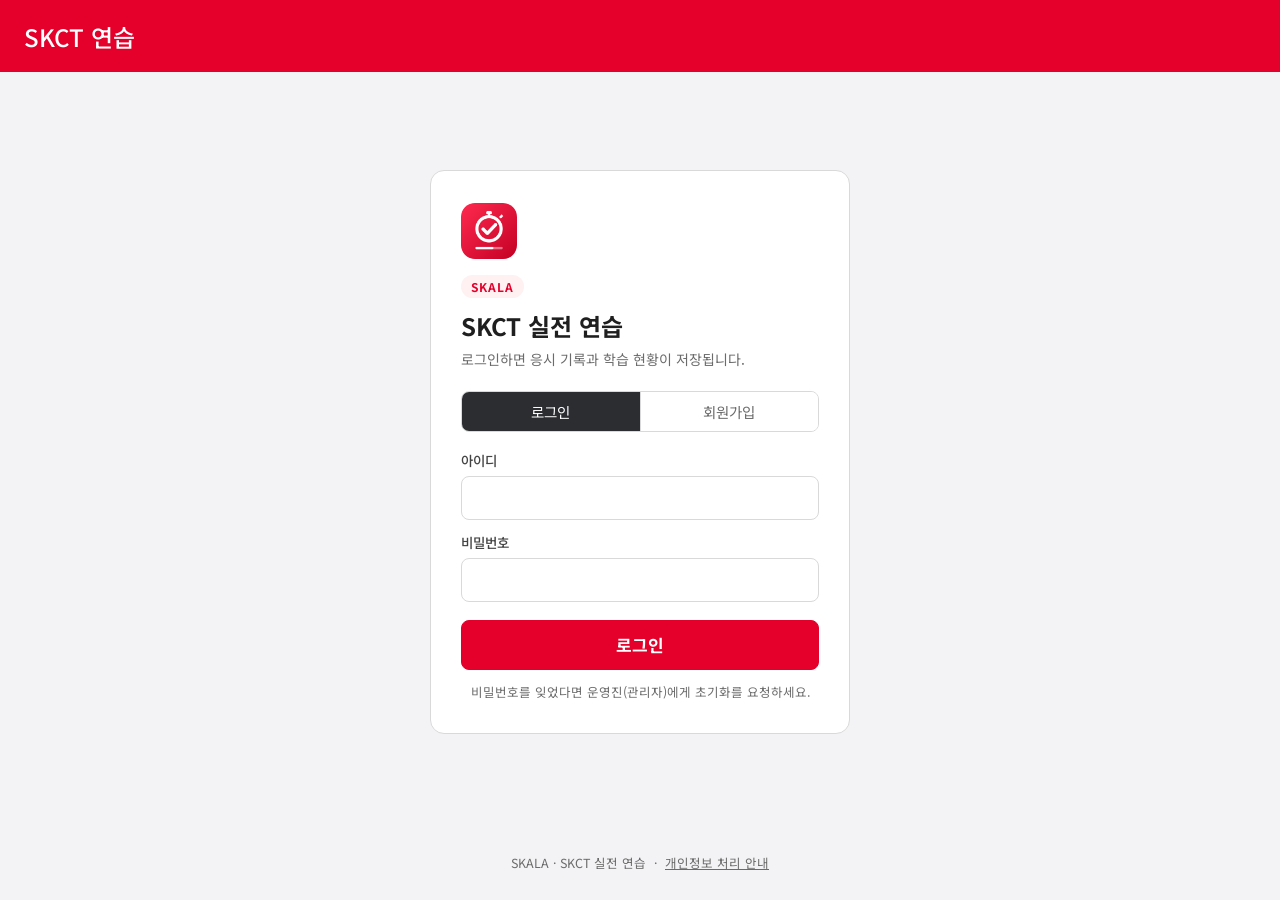
<file: index.html>
<!doctype html>
<html lang="ko">
<head>
  <meta charset="utf-8">
  <meta name="viewport" content="width=device-width, initial-scale=1">
  <title>SKCT 실전 연습 · SKALA</title>
  <meta name="description" content="SKCT 온라인 시험과 같은 화면에서 시간을 재며 연습하고, 영역별 정답률·취약 영역 등 학습 현황을 확인하는 SKALA 연습 사이트">
  <meta name="theme-color" content="#e4002b">
  <meta property="og:type" content="website">
  <meta property="og:title" content="SKCT 실전 연습 · SKALA">
  <meta property="og:description" content="실제 SKCT와 같은 화면에서 시간 재며 연습하고, 내 학습 현황을 확인하세요.">
  <meta property="og:url" content="https://jinsu1011.github.io/skct-practice/">
  <meta property="og:image" content="https://jinsu1011.github.io/skct-practice/assets/og-image.png">
  <meta property="og:image:width" content="1200">
  <meta property="og:image:height" content="630">
  <meta name="twitter:card" content="summary_large_image">
  <link rel="icon" type="image/png" sizes="32x32" href="assets/favicon-32.png">
  <link rel="icon" type="image/png" sizes="192x192" href="assets/icon-192.png">
  <link rel="apple-touch-icon" href="assets/apple-touch-icon.png">
  <link rel="manifest" href="manifest.webmanifest">
  <link rel="preconnect" href="https://rmbpkqqthhxrmjarftsg.supabase.co">
  <link rel="preconnect" href="https://fonts.googleapis.com">
  <link rel="preconnect" href="https://fonts.gstatic.com" crossorigin>
  <link href="https://fonts.googleapis.com/css2?family=Noto+Sans+KR:wght@400;500;700&display=swap" rel="stylesheet">
  <link rel="stylesheet" href="css/style.css?v=15">
</head>
<body>

  <!-- 불러오는 중 -->
  <section id="screen-loading" class="screen active">
    <header class="topbar">
      <div class="tb-left">SKCT 연습</div>
      <div class="tb-center"></div>
      <div class="tb-right"></div>
    </header>
    <main class="loading"><span class="spinner"></span>불러오는 중…</main>
  </section>

  <!-- 로그인 / 회원가입 -->
  <section id="screen-login" class="screen">
    <header class="topbar">
      <div class="tb-left">SKCT 연습</div>
      <div class="tb-center"></div>
      <div class="tb-right"></div>
    </header>
    <main class="auth">
      <div class="auth-card">
        <img class="auth-logo" src="assets/icon-192.png" alt="" width="56" height="56">
        <span class="auth-badge">SKALA</span>
        <h1>SKCT 실전 연습</h1>
        <p class="muted">로그인하면 응시 기록과 학습 현황이 저장됩니다.</p>
        <div id="slack-box" hidden>
          <a class="btn slack-btn" id="btn-slack" href="#">
            <svg viewBox="0 0 24 24" width="18" height="18" aria-hidden="true"><path fill="#E01E5A" d="M5.04 15.17a2.52 2.52 0 1 1-2.52-2.52h2.52zm1.27 0a2.52 2.52 0 0 1 5.04 0v6.31a2.52 2.52 0 1 1-5.04 0z"/><path fill="#36C5F0" d="M8.83 5.04a2.52 2.52 0 1 1 2.52-2.52v2.52zm0 1.27a2.52 2.52 0 0 1 0 5.04H2.52a2.52 2.52 0 0 1 0-5.04z"/><path fill="#2EB67D" d="M18.96 8.83a2.52 2.52 0 1 1 2.52 2.52h-2.52zm-1.27 0a2.52 2.52 0 0 1-5.04 0V2.52a2.52 2.52 0 1 1 5.04 0z"/><path fill="#ECB22E" d="M15.17 18.96a2.52 2.52 0 1 1-2.52 2.52v-2.52zm0-1.27a2.52 2.52 0 0 1 0-5.04h6.31a2.52 2.52 0 1 1 0 5.04z"/></svg>
            Slack으로 로그인
          </a>
          <div class="or"><span>또는 아이디로</span></div>
        </div>
        <form id="form-slack" class="auth-form" novalidate hidden>
          <p class="slack-welcome">Slack 계정으로 처음 오셨네요. 캠퍼스·반·이름을 확인해 주세요.</p>
          <div class="row2">
            <label>캠퍼스
              <select name="campus" required>
                <option value="">선택</option><option>광주</option><option>울산</option><option>판교</option>
              </select>
            </label>
            <label>반
              <select name="classNo" required>
                <option value="">선택</option>
                <option value="1">1반</option><option value="2">2반</option><option value="3">3반</option>
                <option value="4">4반</option><option value="5">5반</option><option value="6">6반</option>
                <option value="7">7반</option><option value="8">8반</option><option value="9">9반</option>
                <option value="10">10반</option>
              </select>
            </label>
          </div>
          <label>이름<input name="name" maxlength="20" autocomplete="name" required></label>
          <label class="agree"><input type="checkbox" name="agree"> <span>개인정보 수집·이용에 동의합니다. <button type="button" class="link js-privacy">내용 보기</button></span></label>
          <p class="form-err" hidden></p>
          <button class="btn primary lg" type="submit">가입하고 시작하기</button>
          <button class="btn" type="button" id="btn-slack-cancel">취소</button>
        </form>
        <div class="seg auth-tabs" id="auth-tabs">
          <button type="button" data-tab="login" class="on">로그인</button>
          <button type="button" data-tab="signup">회원가입</button>
        </div>
        <form id="form-login" class="auth-form" novalidate>
          <label>아이디<input name="username" autocomplete="username" autocapitalize="none" required></label>
          <label>비밀번호<input name="password" type="password" autocomplete="current-password" required></label>
          <p class="form-err" hidden></p>
          <button class="btn primary lg" type="submit">로그인</button>
          <p class="form-hint">비밀번호를 잊었다면 운영진(관리자)에게 초기화를 요청하세요.</p>
        </form>
        <form id="form-signup" class="auth-form" novalidate hidden>
          <div class="row2">
            <label>캠퍼스
              <select name="campus" required>
                <option value="">선택</option><option>광주</option><option>울산</option><option>판교</option>
              </select>
            </label>
            <label>반
              <select name="classNo" required>
                <option value="">선택</option>
                <option value="1">1반</option><option value="2">2반</option><option value="3">3반</option>
                <option value="4">4반</option><option value="5">5반</option><option value="6">6반</option>
                <option value="7">7반</option><option value="8">8반</option><option value="9">9반</option>
                <option value="10">10반</option>
              </select>
            </label>
          </div>
          <label>이름<input name="name" maxlength="20" autocomplete="name" required></label>
          <label>아이디<input name="username" autocomplete="username" autocapitalize="none" maxlength="20" placeholder="영문 소문자·숫자·_ 4~20자" required></label>
          <label>비밀번호<input name="password" type="password" autocomplete="new-password" placeholder="6자 이상" required></label>
          <label>비밀번호 확인<input name="password2" type="password" autocomplete="new-password" required></label>
          <label id="signup-code-row" hidden>가입 코드<input name="code" autocomplete="off" placeholder="운영진에게 받은 코드"></label>
          <label class="agree"><input type="checkbox" name="agree"> <span>개인정보 수집·이용에 동의합니다. <button type="button" class="link js-privacy">내용 보기</button></span></label>
          <p class="form-err" hidden></p>
          <button class="btn primary lg" type="submit">가입하고 시작하기</button>
        </form>
      </div>
    </main>
    <footer class="site-foot">SKALA · SKCT 실전 연습 <span>·</span> <button type="button" class="link js-privacy">개인정보 처리 안내</button></footer>
  </section>

  <!-- ① 설정 -->
  <section id="screen-setup" class="screen">
    <header class="topbar">
      <div class="tb-left">SKCT 연습</div>
      <div class="tb-center"></div>
      <div class="tb-right" id="user-bar"></div>
    </header>
    <main class="setup">
      <p class="mobile-note">시험 화면은 PC·노트북 화면에 맞춰져 있습니다. 실전처럼 연습하려면 PC에서 접속하세요.</p>
      <div class="setup-head">
        <h1>SKCT 실전 연습</h1>
        <p>문제 자료(PDF·이미지·웹사이트)를 불러온 뒤, 실제 시험과 같은 화면에서 시간을 재며 답안을 체크하세요.</p>
      </div>

      <div class="card">
        <h2><span class="step-no">1</span>문제 자료</h2>
        <div class="seg" id="src-tabs">
          <button type="button" data-mode="file">PDF · 이미지</button>
          <button type="button" data-mode="url">웹사이트</button>
          <button type="button" data-mode="none">종이 책 (답안지만)</button>
        </div>

        <div class="src-pane" data-pane="file">
          <label class="drop" id="drop">
            <input type="file" id="file-input" accept="application/pdf,.pdf,image/*" multiple hidden>
            <strong>PDF 또는 이미지 파일을 여기에 끌어다 놓거나 클릭해서 선택</strong>
            <span>이미지를 여러 장 고르면 파일 이름 순서대로 한 장이 한 페이지가 됩니다.</span>
          </label>
          <div id="file-info" class="file-info"></div>
        </div>

        <div class="src-pane" data-pane="url" hidden>
          <input type="text" id="url-input" class="text-input" placeholder="https://linkareer.com/...  (공통 문제 페이지 주소)">
          <p class="hint">영역별로 주소가 다르면 아래 표의 <b>주소</b> 칸에 각각 입력하세요. 이 방식은 시험 화면 안에서 <b>로그인이 되지 않습니다</b>(브라우저 보안 정책).</p>

          <div class="bm-box">
            <h3>로그인이 필요한 사이트(링커리어 등)는 ‘시험모드 버튼’을 쓰세요</h3>
            <p>시험모드 버튼은 즐겨찾기 바에 저장해 두는 버튼입니다. 문제 페이지에서 누르면 <b>그 페이지가 그대로 시험 화면으로 바뀌어</b> 로그인 상태가 유지됩니다.</p>
            <ol>
              <li>즐겨찾기 바를 켭니다. (크롬: <kbd>⌘</kbd>+<kbd>Shift</kbd>+<kbd>B</kbd> / 윈도우: <kbd>Ctrl</kbd>+<kbd>Shift</kbd>+<kbd>B</kbd>)</li>
              <li>아래 빨간 버튼을 마우스로 <b>즐겨찾기 바에 끌어다 놓습니다.</b> (클릭이 아니라 드래그)
                <div class="bm-row"><a class="bm-link" id="bm-link" href="#">SKCT 시험모드</a><span class="muted">← 이 버튼을 즐겨찾기 바로 드래그</span></div>
              </li>
              <li>링커리어에 평소처럼 로그인하고 문제 페이지를 엽니다.</li>
              <li>즐겨찾기 바의 <b>SKCT 시험모드</b>를 누르고 영역·문항 수·시간을 고른 뒤 시작합니다.</li>
              <li>끝나면 <b>[저장하고 채점하기]</b>를 눌러 이 사이트에 기록을 저장합니다.</li>
            </ol>
          </div>
        </div>

        <div class="src-pane" data-pane="none" hidden>
          <p class="hint">문제 영역에는 현재 문항 번호만 크게 표시됩니다. 종이 문제집을 풀면서 타이머·답안지·메모·계산기만 쓸 때 고르세요.</p>
        </div>
      </div>

      <div class="card">
        <h2><span class="step-no">2</span>영역 설정</h2>
        <div class="table-wrap">
          <table class="sec-table" id="sec-table">
            <thead>
              <tr>
                <th>응시</th>
                <th>영역</th>
                <th>문항 수</th>
                <th>시간(분)</th>
                <th class="c-file">시작 쪽</th>
                <th class="c-file" title="0이면 페이지를 직접 넘깁니다">쪽당 문항 수</th>
                <th class="c-url">주소 (선택)</th>
              </tr>
            </thead>
            <tbody id="sec-rows"></tbody>
          </table>
        </div>
        <p class="hint c-file-hint">‘쪽당 문항 수’를 입력하면 다음 문항으로 넘어갈 때 PDF 페이지도 자동으로 넘어갑니다. 0이면 페이지를 직접 넘깁니다.</p>
        <p class="hint">진행 순서: 대기 1분 → (영역마다) 유형 예시 1분 → 본 검사</p>
      </div>

      <div class="setup-actions">
        <button type="button" id="btn-last" class="btn" hidden>지난 답안 보기</button>
        <button type="button" id="btn-start" class="btn primary lg">시험 시작</button>
      </div>
    </main>
    <footer class="site-foot">SKALA · SKCT 실전 연습 <span>·</span> <button type="button" class="link js-privacy">개인정보 처리 안내</button></footer>
  </section>

  <!-- ② 대기 -->
  <section id="screen-wait" class="screen">
    <header class="topbar">
      <div class="tb-left">SKCT 연습</div>
      <div class="tb-center"><span class="tl-label">검사 시작까지</span><span class="tl-time" id="wait-timer">01:00</span></div>
      <div class="tb-right">
        <button type="button" class="tb-btn js-home">처음으로</button>
      </div>
    </header>
    <main class="wait">
      <h1>잠시 후 검사가 시작됩니다</h1>
      <p class="sub">실제 시험은 약 30분간 대기하지만, 연습에서는 1분으로 줄였습니다.</p>
      <div class="wait-row">
        <div class="wait-count" id="wait-count">01:00</div>
        <button type="button" id="btn-skip-wait" class="btn primary lg">바로 진행 ▶</button>
      </div>
      <ul class="notice">
        <li>영역마다 <b>1분간 유형 예시 문항</b>이 나오고, 1분이 지나면 본 검사가 바로 시작됩니다.</li>
        <li>다음 문항으로 넘어가면 <b>이전 문항으로 돌아올 수 없습니다.</b></li>
        <li>문항을 넘기면 메모장과 그림판 내용이 지워집니다.</li>
        <li>제한 시간이 끝나면 답안이 자동으로 제출됩니다.</li>
      </ul>
      <div class="plan" id="wait-plan"></div>
    </main>
  </section>

  <!-- ③ 시험 (유형 예시 + 본 검사) -->
  <section id="screen-exam" class="screen">
    <header class="topbar">
      <div class="tb-left" id="exam-title"></div>
      <div class="tb-center"><span class="tl-label" id="exam-timer-label">남은 시간</span><span class="tl-time" id="exam-timer">00:00</span></div>
      <div class="tb-right">
        <button type="button" id="btn-pause" class="tb-btn">일시정지</button>
        <button type="button" id="btn-reset" class="tb-btn">시간 초기화</button>
        <button type="button" class="tb-btn js-home">처음으로</button>
      </div>
    </header>
    <div class="progress" id="progress">
      <div class="progress-count" id="progress-count">1 / 20</div>
      <div class="progress-track"><div class="progress-fill" id="progress-fill"></div></div>
    </div>
    <div class="exam-body">
      <div class="exam-main">
        <div class="q-area">
          <div id="sample-area" class="sample" hidden></div>
          <div id="viewer" class="viewer" data-mode="none">
            <div class="viewer-bar">
              <div class="vb-group" data-for="pages">
                <button type="button" id="pg-prev" title="이전 쪽">‹</button>
                <span id="pg-info" class="vb-text">1 / 1</span>
                <button type="button" id="pg-next" title="다음 쪽">›</button>
              </div>
              <div class="vb-group" data-for="pages">
                <button type="button" id="zoom-out" title="축소">−</button>
                <span id="zoom-info" class="vb-text">100%</span>
                <button type="button" id="zoom-in" title="확대">+</button>
                <button type="button" id="fit-width" class="on">폭 맞춤</button>
                <button type="button" id="fit-page">쪽 맞춤</button>
              </div>
              <div class="vb-group" data-for="url">
                <button type="button" id="url-reload">새로고침</button>
                <button type="button" id="url-popup">새 창으로 열기</button>
                <span class="vb-text muted">로그인이 필요하거나 화면이 비어 있으면 [새 창으로 열기]를 누르세요.</span>
              </div>
            </div>
            <div class="stage" id="stage"></div>
          </div>
        </div>
        <div class="answer-bar">
          <div class="choices" id="choices"></div>
          <button type="button" id="btn-next" class="btn primary next">다음</button>
        </div>
      </div>

      <aside class="tools">
        <div class="panel pad">
          <div class="tabs" id="pad-tabs">
            <button type="button" data-tab="memo" class="on">메모장</button>
            <button type="button" data-tab="draw">그림판</button>
          </div>
          <textarea id="memo" placeholder="메모를 입력하세요" spellcheck="false"></textarea>
          <div id="draw-wrap" class="draw-wrap" hidden>
            <div class="draw-tools">
              <button type="button" data-tool="pen" class="on">펜</button>
              <button type="button" data-tool="eraser">지우개</button>
              <button type="button" data-tool="clear">모두 지우기</button>
            </div>
            <div class="draw-box"><canvas id="draw"></canvas></div>
          </div>
        </div>
        <div class="panel calc" id="calc" tabindex="0" aria-label="계산기"></div>
      </aside>
    </div>
  </section>

  <!-- ④ 종료 -->
  <section id="screen-end" class="screen">
    <header class="topbar">
      <div class="tb-left" id="end-title"></div>
      <div class="tb-center"><span class="tl-label">남은 시간</span><span class="tl-time">00:00</span></div>
      <div class="tb-right"></div>
    </header>
    <main class="end">
      <h1>수고하셨습니다. 모든 검사가 종료되었습니다.<br>종료 버튼을 눌러 작성한 답안을 확인해 주십시오.</h1>
      <p class="end-note" id="end-note"></p>
      <ol class="steps" id="steps">
        <li><i></i><span>검사 종료</span></li>
        <li><i></i><span>답안 저장</span></li>
        <li><i></i><span>확인 완료</span></li>
      </ol>
      <button type="button" id="btn-end" class="btn primary pill">종료</button>
    </main>
  </section>

  <!-- ⑤ 내 답안 -->
  <section id="screen-result" class="screen">
    <header class="topbar">
      <div class="tb-left" id="result-title">내 답안</div>
      <div class="tb-center"></div>
      <div class="tb-right"></div>
    </header>
    <main class="result">
      <div class="result-head">
        <div>
          <h1 id="result-who">작성한 답안</h1>
          <p id="result-date" class="muted"></p>
          <p class="hint">✎ 표시가 있는 문항을 누르면 시험 중 쓴 메모·그림을 볼 수 있습니다. 책·해설지의 정답과 비교해 채점하세요. 영역별 <b>정답 입력</b> 칸에 정답 번호를 순서대로 넣으면(예: 3 2 5 1 4 또는 32514) O/X가 바로 표시되고, 로그인 상태라면 채점 결과가 학습 현황에 저장됩니다.</p>
        </div>
        <div class="result-actions">
          <button type="button" id="btn-result-back" class="btn" hidden>← 목록으로</button>
          <button type="button" id="btn-copy" class="btn">답안 복사</button>
          <button type="button" id="btn-print" class="btn">인쇄</button>
          <button type="button" class="btn js-online" data-go="stats" hidden>내 학습 현황</button>
          <button type="button" id="btn-restart" class="btn primary">다시 연습하기</button>
        </div>
      </div>
      <div id="result-list"></div>
    </main>
  </section>

  <!-- 내 학습 현황 -->
  <section id="screen-stats" class="screen">
    <header class="topbar">
      <div class="tb-left">내 학습 현황</div>
      <div class="tb-center"></div>
      <div class="tb-right"><button type="button" class="tb-btn" data-go="setup">시험 보러 가기</button></div>
    </header>
    <main class="dash">
      <div class="dash-head">
        <div>
          <h1 id="stats-title"></h1>
          <p class="muted" id="stats-sub"></p>
        </div>
        <div class="dash-actions">
          <button type="button" id="btn-stats-csv" class="btn">내 기록 CSV</button>
          <button type="button" id="btn-change-pw" class="btn">비밀번호 변경</button>
        </div>
      </div>
      <div id="stats-body"></div>
    </main>
  </section>

  <!-- 관리자 -->
  <section id="screen-admin" class="screen">
    <header class="topbar">
      <div class="tb-left">관리자</div>
      <div class="tb-center"></div>
      <div class="tb-right"><button type="button" class="tb-btn" data-go="setup">처음 화면</button></div>
    </header>
    <main class="dash wide">
      <div class="dash-head">
        <div>
          <h1>학습 현황 관리</h1>
          <p class="muted" id="admin-sub"></p>
        </div>
        <div class="dash-actions">
          <button type="button" id="btn-admin-refresh" class="btn">새로고침</button>
          <button type="button" id="btn-admin-csv-users" class="btn">학생 현황 CSV</button>
          <button type="button" id="btn-admin-csv-records" class="btn">전체 기록 CSV</button>
        </div>
      </div>
      <div class="admin-bar">
        <div class="seg" id="admin-tabs">
          <button type="button" data-tab="students" class="on">학생 현황</button>
          <button type="button" data-tab="classes">반별 요약</button>
          <button type="button" data-tab="logs">접속 기록</button>
          <button type="button" data-tab="settings">설정</button>
        </div>
        <select id="f-campus"><option value="">전체 캠퍼스</option><option>광주</option><option>울산</option><option>판교</option></select>
        <select id="f-class"></select>
        <input id="f-q" type="search" placeholder="이름·아이디 검색">
      </div>
      <div id="admin-body"></div>
    </main>
  </section>

  <section id="screen-admin-user" class="screen">
    <header class="topbar">
      <div class="tb-left">학생 상세</div>
      <div class="tb-center"></div>
      <div class="tb-right"><button type="button" class="tb-btn" id="btn-admin-back">목록으로</button></div>
    </header>
    <main class="dash">
      <div class="dash-head">
        <div>
          <h1 id="admin-user-title"></h1>
          <p class="muted" id="admin-user-sub"></p>
        </div>
        <div class="dash-actions">
          <button type="button" id="btn-admin-reset-pw" class="btn">비밀번호 초기화</button>
          <button type="button" id="btn-admin-delete-user" class="btn ghost">계정 삭제</button>
        </div>
      </div>
      <div id="admin-user-body"></div>
    </main>
  </section>

  <!-- 팝업 -->
  <div id="modal" class="modal" hidden>
    <div class="modal-box" role="dialog" aria-modal="true" aria-labelledby="modal-title">
      <h3 id="modal-title"></h3>
      <div id="modal-body" class="modal-body"></div>
      <div id="modal-btns" class="modal-btns"></div>
    </div>
  </div>

  <div id="toast" class="toast" hidden></div>

  <script src="js/config.js?v=15"></script>
  <script src="js/api.js?v=15"></script>
  <script src="js/ui.js?v=15"></script>
  <script src="js/samples.js?v=15"></script>
  <script src="js/viewer.js?v=15"></script>
  <script src="js/sketch.js?v=15"></script>
  <script src="js/calc.js?v=15"></script>
  <script src="js/stats.js?v=15"></script>
  <script src="js/account.js?v=15"></script>
  <script src="js/admin.js?v=15"></script>
  <script src="js/app.js?v=15"></script>
</body>
</html>
</file>
<file: css/style.css>
:root, :host {
  --red: #e4002b;
  --red-dark: #c40025;
  --ink: #1f1f1f;
  --muted: #6b6b6b;
  --line: #d9d9d9;
  --soft: #f3f3f5;
  --sel: #d3d5da;
  --sel-line: #5f636b;
  --ok: #2167d1;
  --ok-bg: #eef4ff;
  --ng-bg: #fff0f2;
}

* { box-sizing: border-box; margin: 0; padding: 0; }
[hidden] { display: none !important; }
html, body { height: 100%; }
body {
  font-family: 'Noto Sans KR', -apple-system, 'Apple SD Gothic Neo', 'Malgun Gothic', sans-serif;
  color: var(--ink);
  background: #fff;
  -webkit-font-smoothing: antialiased;
}
button { font: inherit; color: inherit; cursor: pointer; }
input, textarea { font: inherit; color: inherit; }
.muted { color: var(--muted); }
.red { color: var(--red); }

/* ---------- 공통 ---------- */
.screen { display: none; min-height: 100vh; }
.screen.active { display: flex; flex-direction: column; }
#screen-exam.active { height: 100vh; overflow: hidden; }

.topbar {
  flex: none;
  height: 72px;
  padding: 0 24px;
  background: var(--red);
  color: #fff;
  display: grid;
  grid-template-columns: 1fr auto 1fr;
  align-items: center;
}
.tb-left { font-size: 24px; font-weight: 500; white-space: nowrap; overflow: hidden; text-overflow: ellipsis; }
.tb-center { display: flex; align-items: baseline; gap: 14px; }
.tl-label { font-size: 22px; font-weight: 500; }
.tl-time { font-size: 40px; font-weight: 700; letter-spacing: 1px; font-variant-numeric: tabular-nums; }
.tl-time.warn { animation: blink 1s ease-in-out infinite; }
@keyframes blink { 50% { opacity: .35; } }

.btn {
  height: 42px;
  padding: 0 20px;
  border: 1px solid var(--line);
  border-radius: 8px;
  background: #fff;
  font-size: 15px;
  font-weight: 500;
  transition: background .12s, border-color .12s;
}
.btn:hover { background: #f6f6f6; }
.btn.primary { background: var(--red); border-color: var(--red); color: #fff; }
.btn.primary:hover { background: var(--red-dark); border-color: var(--red-dark); }
.btn.lg { height: 50px; padding: 0 30px; font-size: 17px; font-weight: 700; }
.btn.pill { border-radius: 999px; height: 40px; padding: 0 30px; }

.hint { margin-top: 10px; font-size: 13.5px; line-height: 1.6; color: var(--muted); }

.tb-right { display: flex; justify-content: flex-end; gap: 8px; }
.tb-btn {
  height: 34px; padding: 0 14px;
  border: 1px solid rgba(255, 255, 255, .6); border-radius: 6px;
  background: transparent; color: #fff; font-size: 14px; font-weight: 500;
}
.tb-btn:hover { background: rgba(255, 255, 255, .15); }
.tb-btn.on { background: #fff; color: var(--red); border-color: #fff; }
.tl-time.paused { opacity: .55; }

/* ---------- ① 설정 ---------- */
.setup { width: min(980px, 100%); margin: 0 auto; padding: 36px 16px 60px; }
.setup-head h1 { font-size: 28px; }
.setup-head p { margin-top: 8px; color: var(--muted); line-height: 1.6; }
.card { margin-top: 24px; padding: 22px 24px; border: 1px solid var(--line); border-radius: 12px; }
.card h2 { display: flex; align-items: center; gap: 10px; font-size: 18px; margin-bottom: 14px; }
.step-no {
  width: 26px; height: 26px; border-radius: 50%;
  background: var(--red); color: #fff;
  display: inline-grid; place-items: center; font-size: 14px;
}

.seg { display: inline-flex; border: 1px solid var(--line); border-radius: 8px; overflow: hidden; margin-bottom: 14px; flex-wrap: wrap; }
.seg button { border: 0; background: #fff; padding: 9px 18px; font-size: 14.5px; color: var(--muted); }
.seg button + button { border-left: 1px solid var(--line); }
.seg button.on { background: #2b2d31; color: #fff; }

.drop {
  display: flex; flex-direction: column; align-items: center; gap: 6px;
  padding: 30px 16px;
  border: 2px dashed #c9c9cf; border-radius: 10px;
  background: #fafafb; text-align: center; cursor: pointer;
  transition: border-color .12s, background .12s;
}
.drop span { font-size: 13px; color: var(--muted); }
.drop:hover, .drop.over { border-color: var(--red); background: #fff6f7; }
.file-info { margin-top: 10px; font-size: 14px; }
.file-info.ok::before { content: '✓ '; color: var(--red); font-weight: 700; }
.file-info.err { color: var(--red); }

.text-input {
  width: 100%; height: 44px; padding: 0 14px;
  border: 1px solid var(--line); border-radius: 8px; outline: none;
}
.text-input:focus { border-color: #888; }

.table-wrap { overflow-x: auto; }
.sec-table { width: 100%; border-collapse: collapse; font-size: 14.5px; }
.sec-table th { font-weight: 500; color: var(--muted); font-size: 13px; text-align: left; padding: 6px 8px; border-bottom: 1px solid var(--line); white-space: nowrap; }
.sec-table td { padding: 8px; border-bottom: 1px solid #eee; }
.sec-table td.nm { font-weight: 500; white-space: nowrap; }
.sec-table input[type=number] { width: 76px; height: 34px; padding: 0 8px; border: 1px solid var(--line); border-radius: 6px; }
.sec-table input[type=text] { width: 100%; min-width: 220px; height: 34px; padding: 0 10px; border: 1px solid var(--line); border-radius: 6px; }
.sec-table input[type=checkbox] { width: 18px; height: 18px; accent-color: var(--red); }
.sec-table tr.off td:not(:first-child) { opacity: .4; }
.sec-table:not([data-mode=file]) .c-file,
.sec-table:not([data-mode=url]) .c-url { display: none; }
.card:has(.sec-table:not([data-mode=file])) .c-file-hint { display: none; }

.setup-actions { margin-top: 28px; display: flex; justify-content: flex-end; gap: 10px; }

/* ---------- ② 대기 ---------- */
.wait { flex: 1; width: min(760px, 100%); margin: 0 auto; padding: 56px 16px; text-align: center; }
.wait h1 { font-size: 30px; }
.wait .sub { margin-top: 10px; color: var(--muted); }
.wait-row { margin: 36px 0; display: flex; align-items: center; justify-content: center; gap: 28px; flex-wrap: wrap; }
.wait-count { font-size: 72px; font-weight: 700; color: var(--red); font-variant-numeric: tabular-nums; }
.notice { list-style: none; text-align: left; border: 1px solid var(--line); border-radius: 12px; padding: 18px 22px; line-height: 1.9; font-size: 15px; }
.notice li::before { content: '·'; color: var(--red); font-weight: 700; margin-right: 8px; }
.plan { margin-top: 18px; display: flex; flex-wrap: wrap; gap: 8px; justify-content: center; }
.plan span { padding: 6px 12px; border-radius: 999px; background: var(--soft); font-size: 13.5px; }

/* ---------- ③ 시험 ---------- */
.exam-body {
  flex: 1; min-height: 0;
  display: grid;
  grid-template-columns: minmax(0, 7fr) minmax(300px, 3fr);
  gap: 14px; padding: 14px;
  background: var(--soft);
}
.exam-main { display: flex; flex-direction: column; gap: 12px; min-height: 0; }
.q-area {
  flex: 1; min-height: 0;
  display: flex; flex-direction: column;
  background: #fff; border: 1px solid var(--line); border-radius: 8px; overflow: hidden;
}

/* 진행 게이지 (상단 바 바로 아래) */
.progress { flex: none; display: flex; flex-direction: column; align-items: center; gap: 4px; padding-top: 10px; background: var(--soft); }
.progress.off { visibility: hidden; }
.progress-count { font-size: 13px; font-weight: 700; font-variant-numeric: tabular-nums; }
.progress-track { width: min(360px, 60%); height: 6px; border-radius: 3px; background: #d6d6db; overflow: hidden; }
.progress-fill { height: 100%; width: 0; background: var(--red); transition: width .3s ease; }

/* 문제 뷰어 */
.viewer { flex: 1; min-height: 0; display: flex; flex-direction: column; }
.viewer-bar {
  flex: none; display: flex; flex-wrap: wrap; align-items: center; gap: 6px 18px;
  padding: 6px 10px; border-bottom: 1px solid var(--line); background: #fafafa; font-size: 13px;
}
.viewer[data-mode=none] .viewer-bar,
.viewer[data-mode=url] [data-for=pages],
.viewer[data-mode=pages] [data-for=url] { display: none; }
.vb-group { display: flex; align-items: center; gap: 4px; }
.vb-group button { min-width: 30px; height: 28px; padding: 0 9px; border: 1px solid var(--line); border-radius: 5px; background: #fff; }
.vb-group button:hover { background: #f0f0f0; }
.vb-group button.on { background: #2b2d31; border-color: #2b2d31; color: #fff; }
.vb-text { min-width: 54px; text-align: center; font-variant-numeric: tabular-nums; }
.vb-text.muted { min-width: 0; margin-left: 6px; }
.stage { flex: 1; min-height: 0; overflow: auto; background: #e8e8eb; }
.viewer[data-mode=url] .stage { overflow: hidden; background: #fff; }
.viewer[data-mode=none] .stage { background: #fff; display: grid; place-items: center; }
.stage iframe { display: block; width: 100%; height: 100%; border: 0; }
.page-wrap { width: max-content; margin: 16px auto; background: #fff; box-shadow: 0 1px 6px rgba(0,0,0,.18); }
.page-wrap canvas, .page-wrap img { display: block; }
.stage-msg { padding: 40px; text-align: center; color: var(--muted); }
.paper { text-align: center; color: var(--muted); }
.paper .big { margin: 10px 0 14px; font-size: 96px; font-weight: 700; color: var(--ink); line-height: 1; }

/* 유형 예시 */
.sample { flex: 1; min-height: 0; overflow: auto; padding: 26px 32px; font-size: 16.5px; line-height: 1.75; }
.sample-banner { display: inline-block; padding: 6px 12px; border-radius: 6px; background: #fff0f2; color: var(--red); font-size: 14px; font-weight: 500; }
.sample-guide { margin: 12px 0 22px; font-size: 14.5px; color: var(--muted); }
.sample-q .stem { font-weight: 700; margin-bottom: 14px; }
.sample-q .box { border: 1px solid var(--line); border-radius: 8px; padding: 16px 20px; background: #fafafb; margin-bottom: 8px; }
.sample-q .box p + p { margin-top: 4px; }
.sample-q .seq { font-size: 26px; font-weight: 700; letter-spacing: 2px; text-align: center; padding: 22px; }
.sample-q table { border-collapse: collapse; margin: 0 auto; font-size: 15px; }
.sample-q th, .sample-q td { border: 1px solid #c8c8c8; padding: 6px 18px; text-align: center; }
.sample-q th { background: #f0f0f2; font-weight: 500; }
.sample-q caption { caption-side: top; font-size: 13.5px; color: var(--muted); text-align: right; padding-bottom: 4px; }
.sample-ans { margin-top: 18px; font-size: 14.5px; }
.sample-ans summary { cursor: pointer; color: var(--muted); }
.sample-ans p { margin-top: 6px; padding: 10px 14px; background: var(--soft); border-radius: 6px; }

/* 답안 바 */
.answer-bar {
  flex: none;
  display: grid; grid-template-columns: minmax(0, 1fr) 136px; gap: 16px; align-items: end;
  padding: 14px 16px;
  background: #fff; border: 1px solid var(--line); border-radius: 8px;
}
/* 선지: 수능처럼 위에서부터 한 줄씩, 박스 없이 줄 전체가 선택 영역 */
.choices { display: flex; flex-direction: column; gap: 2px; }
.choice {
  display: flex; align-items: center; gap: 12px;
  min-height: 36px; padding: 5px 8px;
  border: 0; border-radius: 4px; background: transparent;
  text-align: left; font-size: 15px; line-height: 1.45;
  transition: background .12s;
  user-select: none;
}
.choice:hover { background: #f3f3f4; }
.choice .cn {
  flex: none; width: 26px; height: 26px; border-radius: 50%;
  border: 1.5px solid #8a8a8a; display: grid; place-items: center;
  font-weight: 700; font-size: 14px;
}
.choice.sel { background: #e6e7ea; }
.choice.sel .cn { background: #33363c; border-color: #33363c; color: #fff; }
.next { height: 52px; padding: 0 10px; font-size: 17px; font-weight: 700; white-space: nowrap; }

/* 도구: 메모장 / 그림판 / 계산기 */
.tools { display: flex; flex-direction: column; gap: 12px; min-height: 0; }
.tools .pad { flex: 4 1 0; }
.tools .calc { flex: 1 0 auto; }
.panel { display: flex; flex-direction: column; min-height: 0; background: #fff; border: 1px solid var(--line); border-radius: 8px; overflow: hidden; }
.tabs { display: flex; flex: none; border-bottom: 1px solid var(--line); }
.tabs button { flex: 1; height: 40px; border: 0; background: #f4f4f5; color: var(--muted); font-weight: 500; }
.tabs button.on { background: #fff; color: var(--ink); box-shadow: inset 0 -3px 0 var(--red); }
#memo { flex: 1; min-height: 0; padding: 12px 14px; border: 0; outline: none; resize: none; font-size: 15px; line-height: 1.6; }
.draw-wrap { flex: 1; min-height: 0; display: flex; flex-direction: column; }
.draw-tools { flex: none; display: flex; gap: 6px; padding: 6px 8px; border-bottom: 1px solid var(--line); }
.draw-tools button { height: 28px; padding: 0 12px; border: 1px solid var(--line); border-radius: 5px; background: #fff; font-size: 13px; }
.draw-tools button.on { background: #2b2d31; border-color: #2b2d31; color: #fff; }
.draw-tools [data-tool=clear] { margin-left: auto; }
.draw-box { flex: 1; min-height: 0; position: relative; }
#draw { position: absolute; inset: 0; width: 100%; height: 100%; touch-action: none; cursor: crosshair; background: #fff; }

.calc { padding: 10px; gap: 8px; outline: none; }
.calc:focus { box-shadow: inset 0 0 0 2px rgba(228, 0, 43, .35); }
.calc-display { padding: 8px 12px; border: 1px solid var(--line); border-radius: 6px; background: #f6f6f7; text-align: right; }
.calc-expr { min-height: 21px; font-size: 14px; color: var(--muted); white-space: nowrap; overflow-x: auto; scrollbar-width: none; }
.calc-res { font-size: 28px; font-weight: 700; white-space: nowrap; overflow-x: auto; scrollbar-width: none; font-variant-numeric: tabular-nums; line-height: 1.3; }
.calc-res.preview { color: #a0a0a6; }
.calc-keys { flex: 1; display: grid; grid-template-columns: repeat(4, 1fr); grid-auto-rows: minmax(32px, 1fr); gap: 6px; }
.calc-keys button { border: 1px solid #d4d4d8; border-radius: 6px; background: #fff; font-size: 18px; }
.calc-keys button:hover { background: #f2f2f3; }
.calc-keys button:active { background: #e4e4e7; }
.calc-keys .op { background: #f0f0f2; }
.calc-keys .clr { color: var(--red); font-weight: 700; }
.calc-keys .eq { background: var(--red); border-color: var(--red); color: #fff; font-weight: 700; }
.calc-keys .eq:hover { background: var(--red-dark); }

/* ---------- ④ 종료 ---------- */
.end { flex: 1; display: flex; flex-direction: column; align-items: center; justify-content: center; padding: 40px 16px 80px; text-align: center; }
.end h1 { font-size: 26px; font-weight: 500; line-height: 1.6; }
.end-note { margin-top: 18px; font-size: 13.5px; color: var(--red); }
.steps { list-style: none; position: relative; width: min(560px, 100%); margin: 48px auto 44px; display: flex; justify-content: space-between; }
.steps::before, .steps::after { content: ''; position: absolute; top: 17px; left: 40px; height: 2px; }
.steps::before { right: 40px; background: #e6e6e6; }
.steps::after { width: calc((100% - 80px) * var(--p, 0)); background: var(--red); transition: width .45s ease; }
.steps li { position: relative; z-index: 1; width: 80px; display: flex; flex-direction: column; align-items: center; gap: 10px; font-size: 14px; color: var(--muted); }
.steps i { width: 36px; height: 36px; border-radius: 50%; border: 2px solid #dcdcdc; background: #fff; display: grid; place-items: center; transition: border-color .3s; }
.steps li.done i { border-color: var(--red); }
.steps li.done i::after { content: ''; width: 12px; height: 6px; border-left: 2px solid var(--red); border-bottom: 2px solid var(--red); transform: translateY(-2px) rotate(-45deg); }

/* ---------- ⑤ 내 답안 ---------- */
.result { width: min(1100px, 100%); margin: 0 auto; padding: 32px 16px 60px; }
.result-head { display: flex; justify-content: space-between; align-items: flex-start; gap: 20px; flex-wrap: wrap; }
.result-head h1 { font-size: 26px; }
.result-head .muted { margin-top: 4px; font-size: 14px; }
.result-actions { display: flex; gap: 8px; flex-wrap: wrap; }
.r-card { margin-top: 22px; padding: 20px 22px; border: 1px solid var(--line); border-radius: 12px; }
.r-top { display: flex; align-items: baseline; gap: 14px; flex-wrap: wrap; }
.r-top h2 { font-size: 19px; }
.r-top .meta { font-size: 14px; color: var(--muted); }
.r-top .score { margin-left: auto; font-size: 16px; font-weight: 700; color: var(--ok); }
.r-key { display: flex; align-items: center; gap: 10px; margin: 14px 0; font-size: 14px; color: var(--muted); }
.r-key input { flex: 1; max-width: 520px; height: 36px; padding: 0 12px; border: 1px solid var(--line); border-radius: 6px; letter-spacing: 1px; }
.r-grid { display: grid; grid-template-columns: repeat(auto-fill, minmax(78px, 1fr)); gap: 8px; }
.cell { position: relative; padding: 8px 6px 6px; border: 1px solid var(--line); border-radius: 8px; text-align: center; }
.cell .no { position: absolute; top: 5px; left: 8px; font-size: 12px; color: var(--muted); }
.cell .ans { display: block; margin-top: 8px; font-size: 24px; font-weight: 700; line-height: 1.2; }
.cell .ans.none { font-size: 13px; font-weight: 500; color: var(--red); line-height: 29px; }
.cell .t { display: block; font-size: 11.5px; color: var(--muted); }
.cell .mark { position: absolute; top: 3px; right: 7px; font-size: 13px; font-weight: 700; }
.cell .key { display: block; font-size: 11.5px; color: var(--red); }
.cell.ok { border-color: var(--ok); background: var(--ok-bg); }
.cell.ok .mark { color: var(--ok); }
.cell.ng { border-color: var(--red); background: var(--ng-bg); }
.cell.ng .mark { color: var(--red); }

/* ---------- 로그인 ---------- */
.auth { flex: 1; display: grid; place-items: center; padding: 40px 16px; background: var(--soft); }
.auth-card { width: min(420px, 100%); padding: 32px 30px; border-radius: 14px; background: #fff; border: 1px solid var(--line); }
.auth-logo { display: block; width: 56px; height: 56px; margin-bottom: 14px; border-radius: 14px; }
.auth-badge { display: inline-block; padding: 3px 10px; border-radius: 999px; background: #fff0f2; color: var(--red); font-size: 12px; font-weight: 700; letter-spacing: 1px; }
.auth-card h1 { margin-top: 10px; font-size: 24px; }
.auth-card > .muted { margin-top: 6px; font-size: 14px; }
.auth-tabs { display: flex; width: 100%; margin: 22px 0 18px; }
.auth-tabs button { flex: 1; }
.auth-form { display: flex; flex-direction: column; gap: 12px; }
.auth-form label, .field { display: flex; flex-direction: column; gap: 6px; font-size: 13.5px; font-weight: 500; color: #444; }
.field + .field { margin-top: 12px; }
.row2 .field + .field { margin-top: 0; }
.auth-form input, .auth-form select {
  height: 44px; padding: 0 12px; border: 1px solid var(--line); border-radius: 8px;
  background: #fff; font-size: 15px; font-weight: 400; outline: none;
}
.auth-form input:focus, .auth-form select:focus, .text-input:focus { border-color: #777; }
.row2 { display: grid; grid-template-columns: 1fr 1fr; gap: 10px; }
.form-err { font-size: 13.5px; color: var(--red); }
.auth-form .btn { margin-top: 6px; }
.auth-form .btn:disabled { opacity: .6; cursor: default; }

.user-chip { align-self: center; margin-right: 4px; font-size: 14px; font-weight: 500; white-space: nowrap; }

/* 불러오는 중 */
.loading { flex: 1; display: flex; align-items: center; justify-content: center; gap: 12px; color: var(--muted); font-size: 15px; }
.spinner { width: 22px; height: 22px; border-radius: 50%; border: 3px solid #e3e3e6; border-top-color: var(--red); animation: spin .8s linear infinite; }
@keyframes spin { to { transform: rotate(360deg); } }

.form-hint { font-size: 12.5px; color: var(--muted); text-align: center; }
.auth-form .agree { flex-direction: row; align-items: flex-start; gap: 8px; font-weight: 400; font-size: 13.5px; line-height: 1.5; }
.auth-form .agree input { width: 17px; height: 17px; margin-top: 1px; padding: 0; accent-color: var(--red); flex: none; }
.link { border: 0; background: none; padding: 0; color: var(--muted); text-decoration: underline; font-size: inherit; }
.link:hover { color: var(--ink); }

.site-foot { padding: 22px 16px 28px; text-align: center; font-size: 12.5px; color: var(--muted); }
.site-foot span { margin: 0 4px; }
.mobile-note { display: none; margin-bottom: 16px; padding: 10px 14px; border-radius: 8px; background: #fff7e6; color: #8a5300; font-size: 13.5px; line-height: 1.5; }

.setting-row { display: flex; gap: 8px; max-width: 460px; }
.setting-row .text-input { height: 42px; }
.setting-state { margin-top: 10px; font-size: 14px; }
.admin-bar.no-filter select, .admin-bar.no-filter input { display: none; }

/* Slack 로그인 */
.slack-btn { display: flex; align-items: center; justify-content: center; gap: 10px; width: 100%; height: 46px; margin-top: 22px; text-decoration: none; color: var(--ink); font-weight: 700; font-size: 15px; }
.or { display: flex; align-items: center; gap: 10px; margin: 18px 0 -6px; color: var(--muted); font-size: 12.5px; }
.or::before, .or::after { content: ''; flex: 1; height: 1px; background: var(--line); }
.slack-welcome { margin-top: 18px; padding: 10px 12px; border-radius: 8px; background: var(--soft); font-size: 14px; line-height: 1.6; }
#form-slack .btn:not(.primary) { margin-top: 0; }
.tag-slack { display: inline-block; padding: 0 6px; border-radius: 4px; background: #f4ecf7; color: #4a154b; font-size: 11.5px; font-weight: 700; }

/* ---------- 시험모드 북마크 안내 ---------- */
.bm-box { margin-top: 16px; padding: 18px 20px; border-radius: 10px; background: #fafafb; border: 1px solid var(--line); font-size: 14px; line-height: 1.7; }
.bm-box h3 { font-size: 15.5px; margin-bottom: 6px; }
.bm-box ol { margin: 10px 0 0 20px; }
.bm-box li + li { margin-top: 4px; }
.bm-row { display: flex; align-items: center; gap: 12px; margin: 8px 0 4px; flex-wrap: wrap; }
.bm-link {
  display: inline-block; padding: 9px 18px; border-radius: 8px;
  background: var(--red); color: #fff; font-weight: 700; text-decoration: none; cursor: grab;
}
kbd { padding: 1px 6px; border: 1px solid #ccc; border-bottom-width: 2px; border-radius: 4px; background: #fff; font-family: inherit; font-size: 12.5px; }

/* ---------- 학습 현황 / 관리자 ---------- */
.dash { width: min(1100px, 100%); margin: 0 auto; padding: 28px 16px 60px; }
.dash.wide { width: min(1400px, 100%); }
.dash-head { display: flex; justify-content: space-between; align-items: flex-end; gap: 16px; flex-wrap: wrap; margin-bottom: 18px; }
.dash-head h1 { font-size: 24px; }
.dash-head .muted { margin-top: 4px; font-size: 14px; }
.dash-actions { display: flex; gap: 8px; flex-wrap: wrap; }
.empty { padding: 28px 0; text-align: center; color: var(--muted); font-size: 14px; }

.tiles { display: grid; grid-template-columns: repeat(auto-fit, minmax(170px, 1fr)); gap: 12px; }
.tile { display: flex; flex-direction: column; gap: 4px; padding: 16px 18px; border: 1px solid var(--line); border-radius: 12px; }
.tile-label { font-size: 13px; color: var(--muted); }
.tile-value { font-size: 26px; font-weight: 700; font-variant-numeric: tabular-nums; }
.tile-sub { font-size: 12.5px; color: var(--muted); }

.dash-card { margin-top: 14px; padding: 18px 20px; border: 1px solid var(--line); border-radius: 12px; min-width: 0; }
.dash-card h3 { font-size: 16px; margin-bottom: 12px; }
.dash-card > .hint:first-of-type { margin: -6px 0 12px; }
.dash-grid { display: grid; grid-template-columns: repeat(auto-fit, minmax(420px, 1fr)); gap: 0 14px; }

.insights { list-style: none; display: flex; flex-direction: column; gap: 8px; }
.insights li { display: flex; gap: 10px; align-items: flex-start; padding: 10px 12px; border-radius: 8px; background: var(--soft); font-size: 14.5px; line-height: 1.6; }
.insights .ico { flex: none; width: 22px; height: 22px; margin-top: 1px; border-radius: 50%; display: grid; place-items: center; font-size: 12px; font-weight: 700; color: #fff; background: #6b6f78; }
.insights .warn .ico { background: #c2410c; }
.insights .good .ico { background: #2f7d4a; }

.hbars { display: flex; flex-direction: column; gap: 10px; }
.hbar { display: grid; grid-template-columns: 96px minmax(0, 1fr) 56px; grid-template-rows: auto auto; column-gap: 12px; align-items: center; padding: 2px 0; }
.hbar-name { font-size: 14px; font-weight: 500; white-space: nowrap; }
.hbar-track { height: 12px; border-radius: 4px; background: #ececf0; overflow: hidden; }
.hbar-fill { display: block; height: 100%; border-radius: 0 4px 4px 0; background: var(--ok); }
.hbar-val { text-align: right; font-size: 14px; font-weight: 700; font-variant-numeric: tabular-nums; }
.hbar-sub { grid-column: 2 / 4; font-size: 12px; color: var(--muted); }
.tag-weak { display: inline-block; padding: 0 6px; border-radius: 4px; background: #fff0f2; color: var(--red); font-size: 11.5px; font-style: normal; font-weight: 700; }

.trend { width: 100%; height: auto; display: block; }
.trend .grid { stroke: #e6e6ea; stroke-width: 1; }
.trend .axis { fill: var(--muted); font-size: 11px; }
.trend .line { fill: none; stroke: var(--ok); stroke-width: 2; stroke-linejoin: round; }
.trend .pt circle { fill: var(--ok); stroke: #fff; stroke-width: 2; }
.trend .pt:hover circle { r: 6; }

.heatmap { overflow-x: auto; padding-bottom: 4px; }
.hm-row { display: flex; align-items: center; gap: 3px; margin-bottom: 3px; }
.hm-name { flex: none; width: 76px; font-size: 13px; font-weight: 500; }
.hm-col, .hm-cell { flex: none; width: 26px; text-align: center; }
.hm-col { font-size: 11px; color: var(--muted); }
.hm-cell { height: 26px; border-radius: 4px; }
.hm-cell.none { background: #f3f3f5; }
.hm-legend { display: flex; align-items: center; gap: 8px; margin-top: 10px; font-size: 12px; color: var(--muted); }
.hm-legend .hm-cell { width: 16px; height: 16px; margin-left: 10px; }
.hm-grad { width: 110px; height: 10px; border-radius: 3px; background: linear-gradient(90deg, rgb(253,236,238), rgb(179,0,32)); }

.vbars { display: grid; grid-template-columns: repeat(14, 1fr); gap: 6px; height: 150px; }
.vbar { display: flex; flex-direction: column; align-items: center; gap: 6px; min-width: 0; }
.vbar-track { flex: 1; width: 100%; max-width: 28px; display: flex; align-items: flex-end; }
.vbar-fill { width: 100%; border-radius: 4px 4px 0 0; background: var(--ok); }
.vbar-label { font-size: 11px; color: var(--muted); white-space: nowrap; }

.data-table { width: 100%; border-collapse: collapse; font-size: 13.5px; }
.data-table th { padding: 8px 10px; border-bottom: 1px solid var(--line); text-align: left; font-weight: 500; font-size: 12.5px; color: var(--muted); white-space: nowrap; }
.data-table td { padding: 9px 10px; border-bottom: 1px solid #eee; white-space: nowrap; }
.data-table td.src { max-width: 220px; overflow: hidden; text-overflow: ellipsis; color: var(--muted); }
.data-table td.acts { text-align: right; }
.data-table.click tbody tr { cursor: pointer; }
.data-table.click tbody tr:hover { background: #f7f7f9; }
.data-table th[data-sort] { cursor: pointer; user-select: none; }
.data-table th[data-sort]:hover { color: var(--ink); }
.row-warn td { color: var(--red); }

.btn.sm { height: 30px; padding: 0 10px; font-size: 13px; border-radius: 6px; }
.btn.ghost { border-color: transparent; color: var(--muted); }

.admin-bar { display: flex; gap: 8px; flex-wrap: wrap; align-items: center; margin-bottom: 14px; }
.admin-bar .seg { margin: 0; }
.admin-bar select, .admin-bar input { height: 38px; padding: 0 10px; border: 1px solid var(--line); border-radius: 8px; background: #fff; font-size: 14px; }
.admin-bar input { min-width: 200px; }

.chart-tip {
  position: fixed; left: 0; top: 0; z-index: 200; pointer-events: none;
  max-width: 260px; padding: 8px 10px; border-radius: 6px;
  background: #23252a; color: #fff; font-size: 12.5px; line-height: 1.55;
  box-shadow: 0 4px 14px rgba(0,0,0,.2);
}

/* 메모·그림 */
.cell .memo-ic { display: none; position: absolute; bottom: 4px; right: 6px; font-size: 12px; color: var(--ok); }
.cell.has-note { cursor: pointer; }
.cell.has-note .memo-ic { display: block; }
.cell.has-note:hover { box-shadow: 0 0 0 2px rgba(33, 103, 209, .25); }
.note-memo { white-space: pre-wrap; word-break: break-word; font-family: inherit; font-size: 14.5px; line-height: 1.6; padding: 10px 12px; border-radius: 8px; background: var(--soft); max-height: 260px; overflow: auto; }
.note-img { display: block; max-width: 100%; margin-top: 10px; border: 1px solid var(--line); border-radius: 8px; }
.modal-box:has(.note-img) { width: min(560px, 100%); }
.r-key input:disabled { background: var(--soft); }

/* ---------- 팝업 ---------- */
.modal { position: fixed; inset: 0; z-index: 100; display: grid; place-items: center; padding: 16px; background: rgba(0, 0, 0, .45); }
.modal-box { width: min(440px, 100%); padding: 28px 26px 22px; border-radius: 12px; background: #fff; box-shadow: 0 12px 40px rgba(0, 0, 0, .25); animation: pop .15s ease-out; }
@keyframes pop { from { transform: scale(.96); opacity: 0; } }
.modal-box h3 { font-size: 19px; margin-bottom: 12px; }
.modal-body { font-size: 15px; line-height: 1.7; color: #3a3a3a; }
.modal-body p + p { margin-top: 8px; }
.modal-btns { display: flex; justify-content: flex-end; gap: 8px; margin-top: 22px; }
.modal-btns .btn { min-width: 96px; }

.toast { position: fixed; left: 50%; bottom: 32px; z-index: 110; transform: translateX(-50%); padding: 10px 18px; border-radius: 8px; background: #2b2d31; color: #fff; font-size: 14px; }

/* ---------- 좁은 화면 ---------- */
@media (max-width: 900px) {
  #screen-exam.active { height: auto; overflow: visible; }
  .exam-body { grid-template-columns: 1fr; }
  .q-area { min-height: 60vh; }
  .tools .pad { flex: none; height: 300px; }
  .answer-bar { grid-template-columns: 1fr; }
  .tb-left { font-size: 17px; }
  .tl-label { font-size: 15px; }
  .tl-time { font-size: 28px; }
  .topbar { padding: 0 16px; }
  .user-chip { display: none; }
  .mobile-note { display: block; }
  #screen-setup .topbar { height: auto; min-height: 72px; padding: 10px 16px; grid-template-columns: auto 1fr; }
  #screen-setup .tb-center { display: none; }
  #screen-setup .tb-right { flex-wrap: wrap; }
  .dash-grid { grid-template-columns: 1fr; }
}

@media print {
  .topbar, .result-actions, .dash-actions, .hint { display: none !important; }
  .r-card { break-inside: avoid; }
}

#screen-login .site-foot { background: var(--soft); }
</file>
